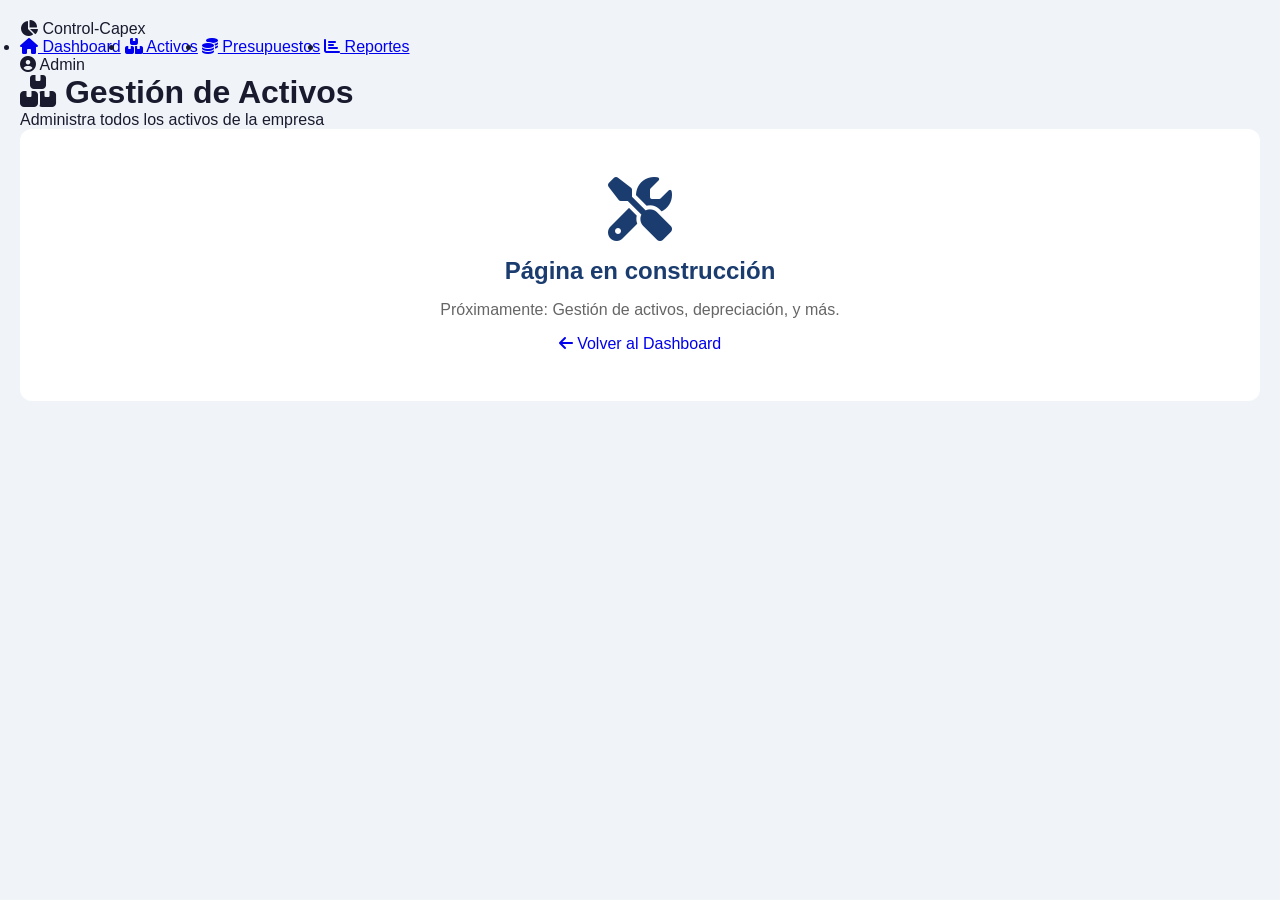
<file: pages/activos.html>
<!DOCTYPE html>
<html lang="es">
<head>
    <meta charset="UTF-8">
    <meta name="viewport" content="width=device-width, initial-scale=1.0">
    <title>Control-Capex - Activos</title>
    <link rel="stylesheet" href="../style.css">
    <link rel="stylesheet" href="https://cdnjs.cloudflare.com/ajax/libs/font-awesome/6.4.0/css/all.min.css">
</head>
<body>
    <!-- Barra de navegación (igual que en index.html) -->
    <nav class="navbar">
        <div class="nav-container">
            <div class="nav-logo">
                <i class="fas fa-chart-pie"></i>
                <span>Control-Capex</span>
            </div>
            <ul class="nav-menu">
                <li><a href="../index.html"><i class="fas fa-home"></i> Dashboard</a></li>
                <li><a href="activos.html" class="active"><i class="fas fa-boxes"></i> Activos</a></li>
                <li><a href="presupuestos.html"><i class="fas fa-coins"></i> Presupuestos</a></li>
                <li><a href="reportes.html"><i class="fas fa-chart-bar"></i> Reportes</a></li>
            </ul>
            <div class="nav-user">
                <i class="fas fa-user-circle"></i>
                <span>Admin</span>
            </div>
        </div>
    </nav>

    <main class="main-content">
        <div class="page-header">
            <h1><i class="fas fa-boxes"></i> Gestión de Activos</h1>
            <p>Administra todos los activos de la empresa</p>
        </div>

        <div style="text-align: center; padding: 3rem; background: white; border-radius: 12px;">
            <i class="fas fa-tools" style="font-size: 4rem; color: #1a3c6e;"></i>
            <h2 style="margin: 1rem 0; color: #1a3c6e;">Página en construcción</h2>
            <p style="color: #666;">Próximamente: Gestión de activos, depreciación, y más.</p>
            <a href="../index.html" class="btn-primary" style="display: inline-block; margin-top: 1rem; text-decoration: none;">
                <i class="fas fa-arrow-left"></i> Volver al Dashboard
            </a>
        </div>
    </main>
</body>
</html>
</file>
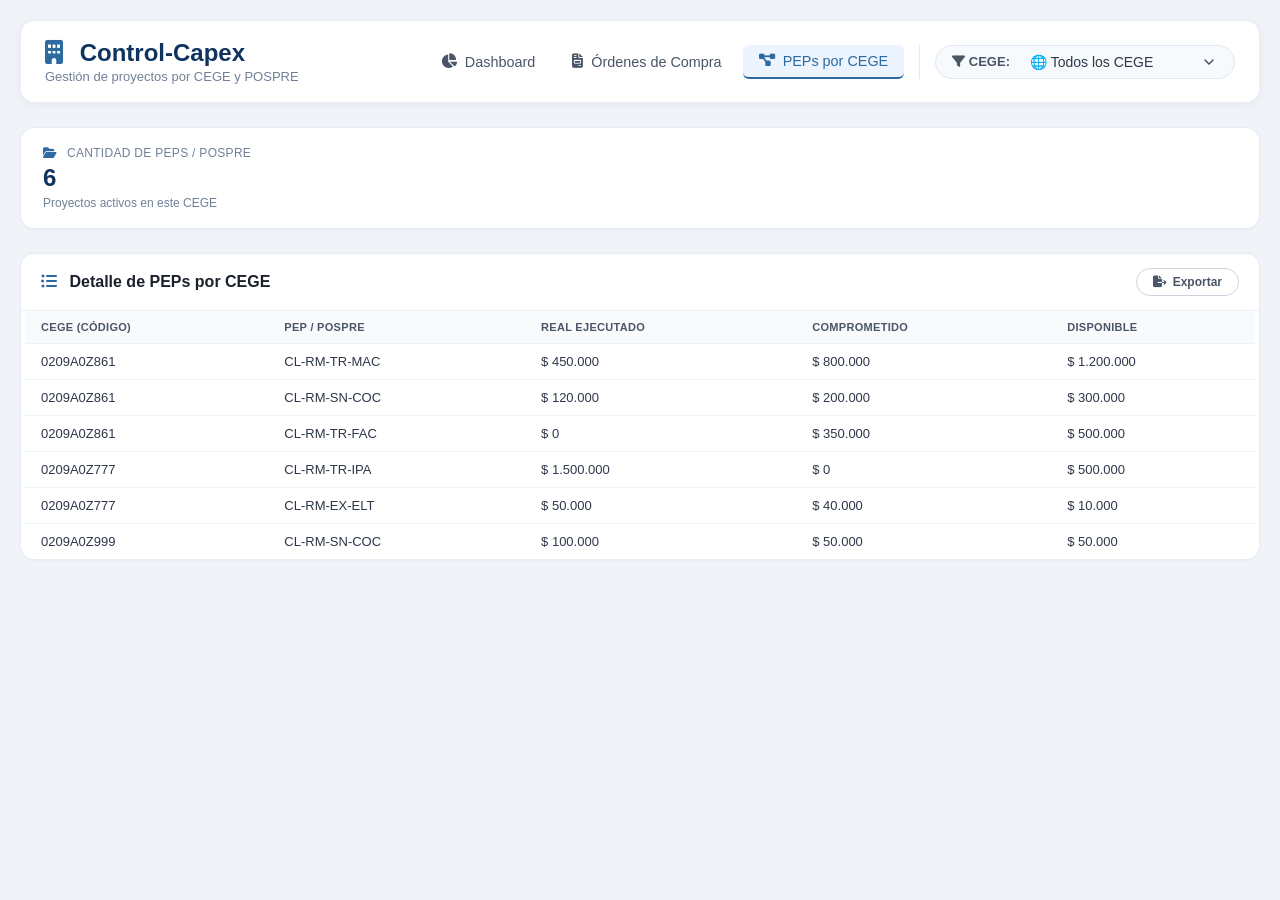
<file: pages/peps.html>
<!DOCTYPE html>
<html lang="es">
<head>
    <meta charset="UTF-8" />
    <meta name="viewport" content="width=device-width, initial-scale=1.0" />
    <title>Control-Capex - PEPs por CEGE</title>

    <!-- Font Awesome -->
    <link rel="stylesheet" href="https://cdnjs.cloudflare.com/ajax/libs/font-awesome/6.5.1/css/all.min.css" />

    <!-- Tu CSS -->
    <link rel="stylesheet" href="../style.css" />
</head>
<body>

    <div class="container">
        <!-- ===== HEADER CON MENÚ DE PESTAÑAS (CORREGIDO) ===== -->
        <header class="header">
            <div class="header-left">
                <h1><i class="fas fa-building"></i> Control-Capex</h1>
                <div class="subtitle">Gestión de proyectos por CEGE y POSPRE</div>
            </div>
            
            <div class="header-right" style="display: flex; align-items: center; gap: 15px;">
                
                <!-- MENÚ DE PESTAÑAS -->
                <nav class="nav-menu" style="display: flex; align-items: center; gap: 5px; border-right: 1px solid #e2e8f0; padding-right: 15px;">
                    <a href="../index.html" class="nav-item" data-page="dashboard">
                        <i class="fas fa-chart-pie"></i> Dashboard
                    </a>
                    <a href="oc.html" class="nav-item" data-page="oc">
                        <i class="fas fa-file-invoice"></i> Órdenes de Compra
                    </a>
                    <!-- Pestaña activa para PEPs -->
                    <a href="peps.html" class="nav-item active" data-page="peps">
                        <i class="fas fa-project-diagram"></i> PEPs por CEGE
                    </a>
                </nav>

                <!-- FILTROS CEGE -->
                <div class="filters" style="margin:0;">
                    <div class="filter-group">
                        <label style="margin-right: 4px;"><i class="fas fa-filter"></i> CEGE:</label>
                        <select id="filtroCEGE" style="padding: 4px 24px 4px 8px;">
                            <option value="todos">🌐 Todos los CEGE</option>
                            <!-- Ejemplos de CEGEs -->
                            <option value="0209A0Z861">0209A0Z861</option>
                            <option value="0209A0Z777">0209A0Z777</option>
                            <option value="0209A0Z999">0209A0Z999</option>
                        </select>
                    </div>
                </div>
            </div>
        </header>

        <!-- ===== KPI's (Cantidad de PEPs/POSPRE) ===== -->
        <div class="metrics-grid" id="metricsGrid">
            <div class="metric-card">
                <div class="label"><i class="fas fa-folder-open"></i> Cantidad de PEPs / POSPRE</div>
                <div class="value" id="totalPEPs">0</div>
                <div class="sub">Proyectos activos en este CEGE</div>
            </div>
        </div>

        <!-- ===== TABLA DE DETALLE DE PEPs ===== -->
        <div class="table-wrapper">
            <div class="table-header">
                <h2><i class="fas fa-list-ul"></i> Detalle de PEPs por CEGE</h2>
                <div class="table-actions">
                    <button class="btn btn-outline" id="btnExportar"><i class="fas fa-file-export"></i> Exportar</button>
                </div>
            </div>
            <div class="table-scroll">
                <table>
                    <thead>
                        <tr>
                            <th>CEGE (Código)</th>
                            <th>PEP / POSPRE</th>
                            <th>Real Ejecutado</th>
                            <th>Comprometido</th>
                            <th>Disponible</th>
                        </tr>
                    </thead>
                    <tbody id="tablaPEPs">
                        <!-- Datos cargados por JavaScript -->
                        <tr>
                            <td colspan="5" class="px-4 py-8 text-center text-gray-400 italic">
                                Selecciona un CEGE para cargar sus PEPs.
                            </td>
                        </tr>
                    </tbody>
                </table>
            </div>
        </div>
    </div>

    <!-- ============================ -->
    <!--  LÓGICA JAVASCRIPT (EJEMPLO) -->
    <!-- ============================ -->
    <script>
        // Datos de ejemplo
        const dataPEPs = [
            { cege: '0209A0Z861', pospre: 'CL-RM-TR-MAC', real: 450000, comprometido: 800000, disponible: 1200000 },
            { cege: '0209A0Z861', pospre: 'CL-RM-SN-COC', real: 120000, comprometido: 200000, disponible: 300000 },
            { cege: '0209A0Z861', pospre: 'CL-RM-TR-FAC', real: 0, comprometido: 350000, disponible: 500000 },
            { cege: '0209A0Z777', pospre: 'CL-RM-TR-IPA', real: 1500000, comprometido: 0, disponible: 500000 },
            { cege: '0209A0Z777', pospre: 'CL-RM-EX-ELT', real: 50000, comprometido: 40000, disponible: 10000 },
            { cege: '0209A0Z999', pospre: 'CL-RM-SN-COC', real: 100000, comprometido: 50000, disponible: 50000 },
        ];

        function renderizarTabla(cegeSeleccionado) {
            const tbody = document.getElementById('tablaPEPs');
            
            const filtrados = cegeSeleccionado === 'todos' 
                ? dataPEPs 
                : dataPEPs.filter(item => item.cege === cegeSeleccionado);

            document.getElementById('totalPEPs').textContent = filtrados.length;

            if (filtrados.length === 0) {
                tbody.innerHTML = `<tr><td colspan="5" class="px-4 py-8 text-center text-gray-400 italic">No hay PEPs para este CEGE.</td></tr>`;
                return;
            }

            tbody.innerHTML = filtrados.map(item => `
                <tr class="hover:bg-gray-50 transition">
                    <td class="px-4 py-3 font-medium text-blue-600">${item.cege}</td>
                    <td class="px-4 py-3">${item.pospre}</td>
                    <td class="px-4 py-3 text-right font-mono">$ ${item.real.toLocaleString('es-CL')}</td>
                    <td class="px-4 py-3 text-right font-mono">$ ${item.comprometido.toLocaleString('es-CL')}</td>
                    <td class="px-4 py-3 text-right font-mono">$ ${item.disponible.toLocaleString('es-CL')}</td>
                </tr>
            `).join('');
        }

        document.addEventListener('DOMContentLoaded', function() {
            const filtroCEGE = document.getElementById('filtroCEGE');
            renderizarTabla(filtroCEGE.value);

            filtroCEGE.addEventListener('change', function() {
                renderizarTabla(this.value);
            });
            
            // Iluminar pestaña activa
            const navItems = document.querySelectorAll('.nav-item');
            navItems.forEach(item => {
                item.classList.remove('active');
                const link = item.getAttribute('href');
                if (link.includes('peps.html')) {
                    item.classList.add('active');
                }
            });
        });
    </script>

</body>
</html>
</file>
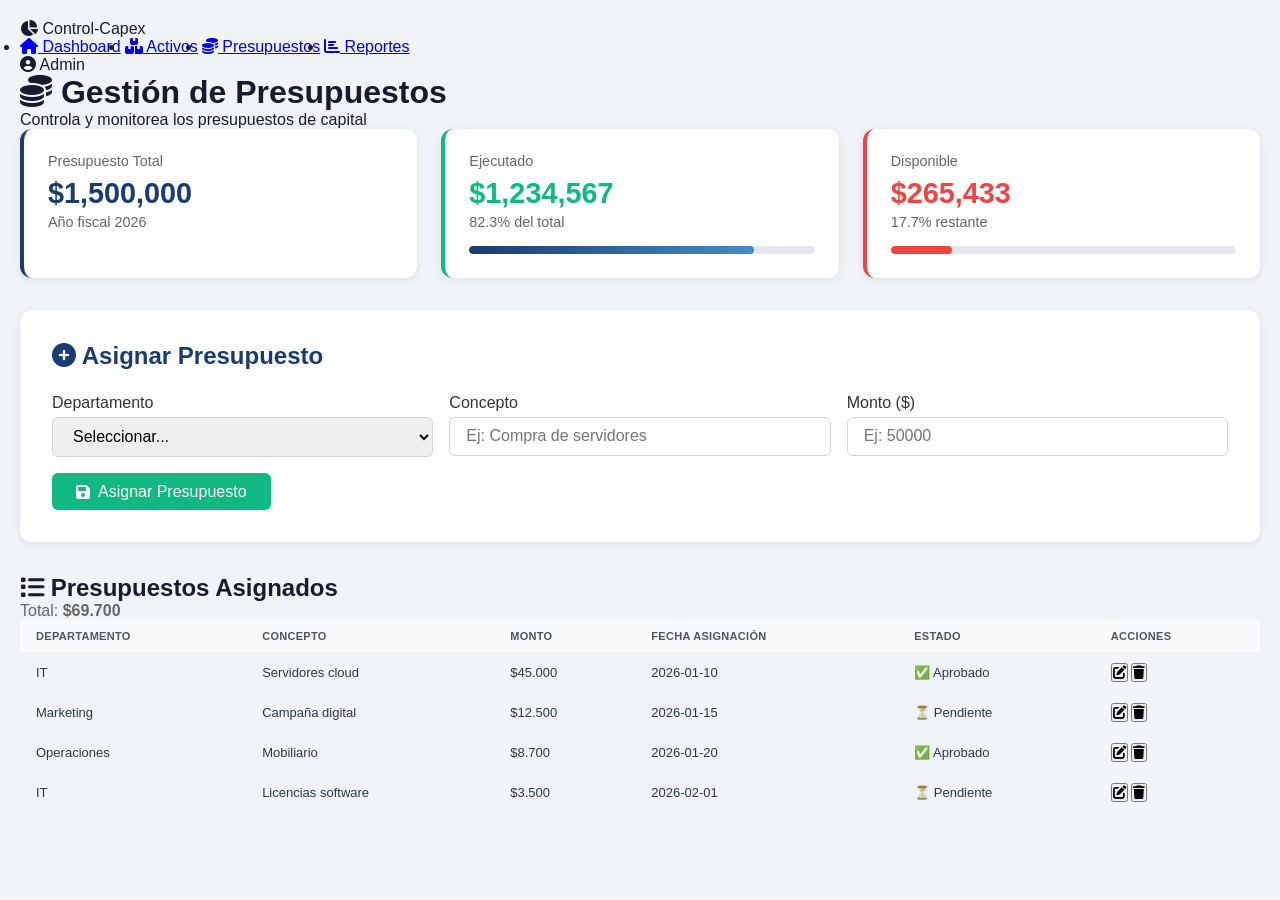
<file: pages/presupuestos.html>
<!DOCTYPE html>
<html lang="es">
<head>
    <meta charset="UTF-8">
    <meta name="viewport" content="width=device-width, initial-scale=1.0">
    <title>Control-Capex - Presupuestos</title>
    <link rel="stylesheet" href="../style.css">
    <link rel="stylesheet" href="https://cdnjs.cloudflare.com/ajax/libs/font-awesome/6.4.0/css/all.min.css">
    <style>
        /* Estilos específicos para presupuestos */
        .budget-summary {
            display: grid;
            grid-template-columns: repeat(auto-fit, minmax(250px, 1fr));
            gap: 1.5rem;
            margin-bottom: 2rem;
        }

        .budget-card {
            background: white;
            border-radius: 12px;
            padding: 1.5rem;
            box-shadow: 0 2px 10px rgba(0,0,0,0.08);
            border-left: 4px solid #1a3c6e;
        }

        .budget-card .label {
            font-size: 0.9rem;
            color: #666;
            margin-bottom: 0.5rem;
        }

        .budget-card .value {
            font-size: 1.8rem;
            font-weight: bold;
            color: #1a3c6e;
        }

        .budget-card .sub-value {
            font-size: 0.9rem;
            color: #666;
            margin-top: 0.25rem;
        }

        .progress-bar {
            width: 100%;
            height: 8px;
            background: #e5e7eb;
            border-radius: 4px;
            margin-top: 1rem;
            overflow: hidden;
        }

        .progress-bar .progress-fill {
            height: 100%;
            border-radius: 4px;
            background: linear-gradient(90deg, #1a3c6e, #4a8bc2);
            transition: width 0.5s ease;
        }

        .budget-form {
            background: white;
            border-radius: 12px;
            padding: 2rem;
            box-shadow: 0 2px 10px rgba(0,0,0,0.08);
            margin-bottom: 2rem;
        }

        .form-group {
            margin-bottom: 1rem;
        }

        .form-group label {
            display: block;
            font-weight: 500;
            color: #333;
            margin-bottom: 0.3rem;
        }

        .form-group input,
        .form-group select {
            width: 100%;
            padding: 0.6rem 1rem;
            border: 1px solid #d1d5db;
            border-radius: 6px;
            font-size: 1rem;
        }

        .form-row {
            display: grid;
            grid-template-columns: 1fr 1fr 1fr;
            gap: 1rem;
        }

        .btn-success {
            background: #10b981;
            color: white;
            border: none;
            padding: 0.6rem 1.5rem;
            border-radius: 6px;
            cursor: pointer;
            font-size: 1rem;
            display: inline-flex;
            align-items: center;
            gap: 0.5rem;
            transition: background 0.3s;
        }

        .btn-success:hover {
            background: #059669;
        }

        @media (max-width: 768px) {
            .form-row {
                grid-template-columns: 1fr;
            }
        }
    </style>
</head>
<body>
    <!-- Barra de navegación -->
    <nav class="navbar">
        <div class="nav-container">
            <div class="nav-logo">
                <i class="fas fa-chart-pie"></i>
                <span>Control-Capex</span>
            </div>
            <ul class="nav-menu">
                <li><a href="../index.html"><i class="fas fa-home"></i> Dashboard</a></li>
                <li><a href="activos.html"><i class="fas fa-boxes"></i> Activos</a></li>
                <li><a href="presupuestos.html" class="active"><i class="fas fa-coins"></i> Presupuestos</a></li>
                <li><a href="reportes.html"><i class="fas fa-chart-bar"></i> Reportes</a></li>
            </ul>
            <div class="nav-user">
                <i class="fas fa-user-circle"></i>
                <span>Admin</span>
            </div>
        </div>
    </nav>

    <!-- Contenido principal -->
    <main class="main-content">
        <div class="page-header">
            <h1><i class="fas fa-coins"></i> Gestión de Presupuestos</h1>
            <p>Controla y monitorea los presupuestos de capital</p>
        </div>

        <!-- Resumen de presupuestos -->
        <div class="budget-summary">
            <div class="budget-card">
                <div class="label">Presupuesto Total</div>
                <div class="value">$1,500,000</div>
                <div class="sub-value">Año fiscal 2026</div>
            </div>
            <div class="budget-card" style="border-left-color: #10b981;">
                <div class="label">Ejecutado</div>
                <div class="value" style="color: #10b981;">$1,234,567</div>
                <div class="sub-value">82.3% del total</div>
                <div class="progress-bar">
                    <div class="progress-fill" style="width: 82.3%;"></div>
                </div>
            </div>
            <div class="budget-card" style="border-left-color: #ef4444;">
                <div class="label">Disponible</div>
                <div class="value" style="color: #ef4444;">$265,433</div>
                <div class="sub-value">17.7% restante</div>
                <div class="progress-bar">
                    <div class="progress-fill" style="width: 17.7%; background: #ef4444;"></div>
                </div>
            </div>
        </div>

        <!-- Formulario para agregar presupuesto -->
        <div class="budget-form">
            <h2 style="color: #1a3c6e; margin-bottom: 1.5rem;">
                <i class="fas fa-plus-circle"></i> Asignar Presupuesto
            </h2>
            <form id="budgetForm">
                <div class="form-row">
                    <div class="form-group">
                        <label for="departamento">Departamento</label>
                        <select id="departamento" required>
                            <option value="">Seleccionar...</option>
                            <option value="IT">IT / Tecnología</option>
                            <option value="Operaciones">Operaciones</option>
                            <option value="Marketing">Marketing</option>
                            <option value="Recursos Humanos">Recursos Humanos</option>
                            <option value="Finanzas">Finanzas</option>
                            <option value="Ventas">Ventas</option>
                        </select>
                    </div>
                    <div class="form-group">
                        <label for="concepto">Concepto</label>
                        <input type="text" id="concepto" placeholder="Ej: Compra de servidores" required>
                    </div>
                    <div class="form-group">
                        <label for="monto">Monto ($)</label>
                        <input type="number" id="monto" placeholder="Ej: 50000" required>
                    </div>
                </div>
                <button type="submit" class="btn-success">
                    <i class="fas fa-save"></i> Asignar Presupuesto
                </button>
            </form>
        </div>

        <!-- Tabla de presupuestos asignados -->
        <section class="table-section">
            <div class="section-header">
                <h2><i class="fas fa-list"></i> Presupuestos Asignados</h2>
                <span style="color: #666;">Total: <strong id="totalPresupuestos">0</strong></span>
            </div>
            
            <div class="table-container">
                <table>
                    <thead>
                        <tr>
                            <th>Departamento</th>
                            <th>Concepto</th>
                            <th>Monto</th>
                            <th>Fecha Asignación</th>
                            <th>Estado</th>
                            <th>Acciones</th>
                        </tr>
                    </thead>
                    <tbody id="presupuestosTable">
                        <!-- Datos cargados por JavaScript -->
                    </tbody>
                </table>
            </div>
        </section>
    </main>

    <script>
        // Datos de ejemplo para presupuestos
        let presupuestos = [
            { id: 1, departamento: 'IT', concepto: 'Servidores cloud', monto: 45000, fecha: '2026-01-10', estado: 'aprobado' },
            { id: 2, departamento: 'Marketing', concepto: 'Campaña digital', monto: 12500, fecha: '2026-01-15', estado: 'pendiente' },
            { id: 3, departamento: 'Operaciones', concepto: 'Mobiliario', monto: 8700, fecha: '2026-01-20', estado: 'aprobado' },
            { id: 4, departamento: 'IT', concepto: 'Licencias software', monto: 3500, fecha: '2026-02-01', estado: 'pendiente' }
        ];

        function formatearMoneda(monto) {
            return new Intl.NumberFormat('es-CL', {
                style: 'currency',
                currency: 'CLP',
                minimumFractionDigits: 0
            }).format(monto);
        }

        function obtenerEstadoTexto(estado) {
            const estados = {
                'aprobado': '✅ Aprobado',
                'pendiente': '⏳ Pendiente',
                'rechazado': '❌ Rechazado'
            };
            return estados[estado] || estado;
        }

        function renderizarPresupuestos() {
            const tbody = document.getElementById('presupuestosTable');
            tbody.innerHTML = '';
            let total = 0;
            
            presupuestos.forEach(p => {
                total += p.monto;
                const tr = document.createElement('tr');
                tr.innerHTML = `
                    <td>${p.departamento}</td>
                    <td>${p.concepto}</td>
                    <td>${formatearMoneda(p.monto)}</td>
                    <td>${p.fecha}</td>
                    <td>${obtenerEstadoTexto(p.estado)}</td>
                    <td>
                        <button class="btn-action" onclick="editarPresupuesto(${p.id})" title="Editar">
                            <i class="fas fa-edit"></i>
                        </button>
                        <button class="btn-action" onclick="eliminarPresupuesto(${p.id})" title="Eliminar">
                            <i class="fas fa-trash"></i>
                        </button>
                    </td>
                `;
                tbody.appendChild(tr);
            });
            
            document.getElementById('totalPresupuestos').textContent = formatearMoneda(total);
        }

        document.getElementById('budgetForm').addEventListener('submit', function(e) {
            e.preventDefault();
            
            const departamento = document.getElementById('departamento').value;
            const concepto = document.getElementById('concepto').value;
            const monto = parseInt(document.getElementById('monto').value);
            
            if (!departamento || !concepto || !monto) {
                alert('Por favor completa todos los campos');
                return;
            }
            
            const nuevoPresupuesto = {
                id: presupuestos.length + 1,
                departamento: departamento,
                concepto: concepto,
                monto: monto,
                fecha: new Date().toISOString().split('T')[0],
                estado: 'pendiente'
            };
            
            presupuestos.push(nuevoPresupuesto);
            renderizarPresupuestos();
            this.reset();
            alert('✅ Presupuesto asignado correctamente');
        });

        function editarPresupuesto(id) {
            const p = presupuestos.find(item => item.id === id);
            if (!p) return;
            
            const nuevoConcepto = prompt('Concepto:', p.concepto);
            if (nuevoConcepto) p.concepto = nuevoConcepto;
            
            const nuevoMonto = parseInt(prompt('Monto:', p.monto));
            if (!isNaN(nuevoMonto)) p.monto = nuevoMonto;
            
            renderizarPresupuestos();
        }

        function eliminarPresupuesto(id) {
            if (!confirm('¿Estás seguro de eliminar este presupuesto?')) return;
            presupuestos = presupuestos.filter(p => p.id !== id);
            renderizarPresupuestos();
        }

        document.addEventListener('DOMContentLoaded', renderizarPresupuestos);
    </script>
</body>
</html>
</file>
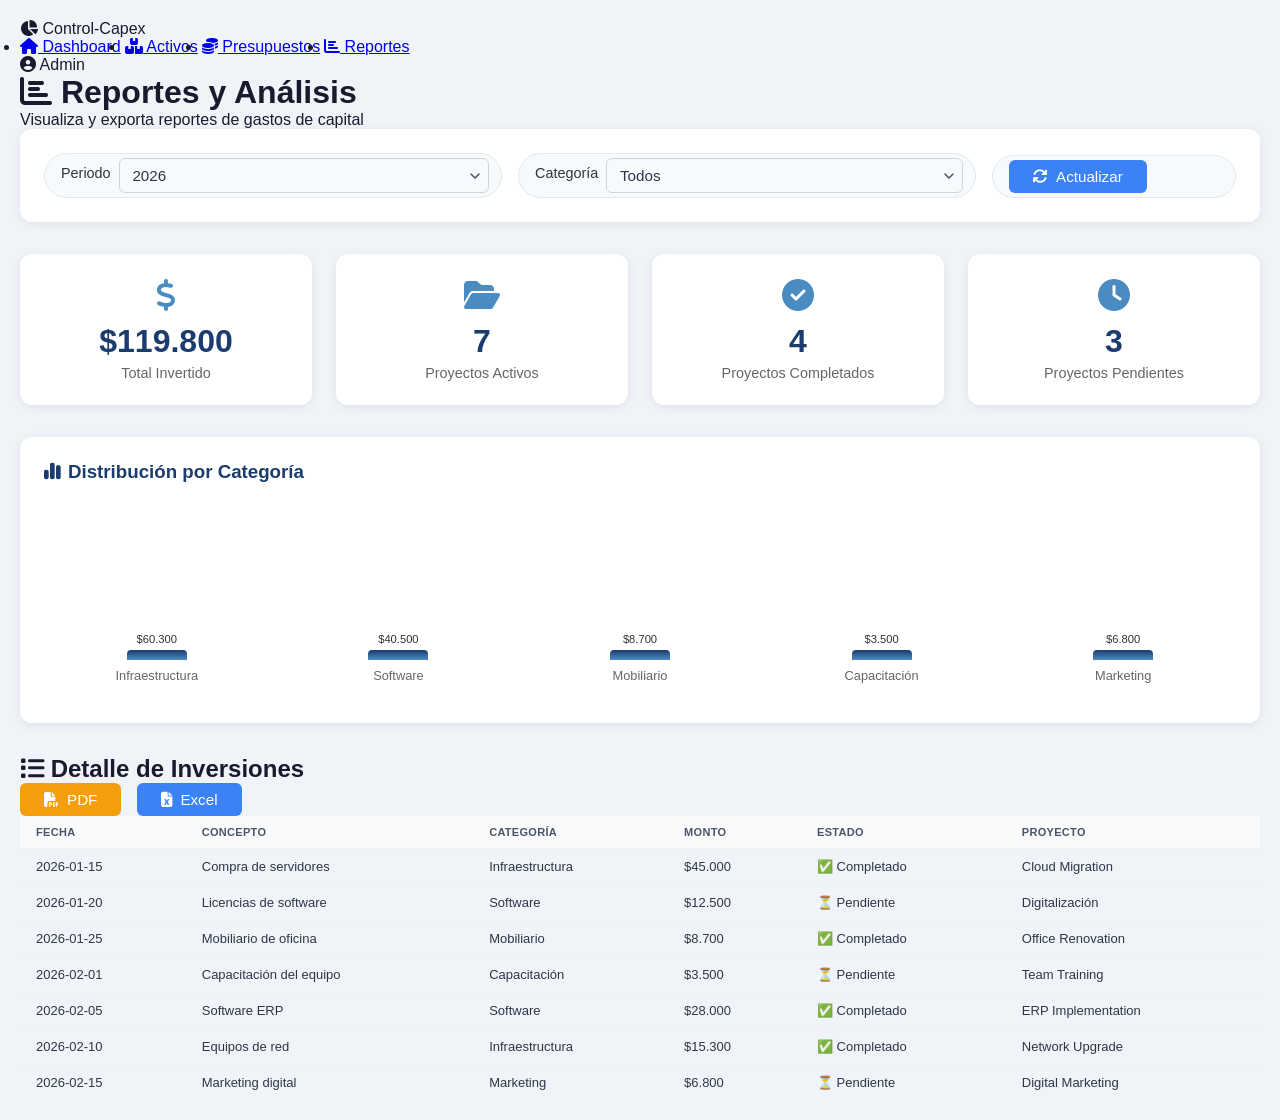
<file: pages/reportes.html>
<!DOCTYPE html>
<html lang="es">
<head>
    <meta charset="UTF-8">
    <meta name="viewport" content="width=device-width, initial-scale=1.0">
    <title>Control-Capex - Reportes</title>
    <link rel="stylesheet" href="../style.css">
    <link rel="stylesheet" href="https://cdnjs.cloudflare.com/ajax/libs/font-awesome/6.4.0/css/all.min.css">
    <style>
        /* Estilos específicos para reportes */
        .report-filters {
            background: white;
            border-radius: 12px;
            padding: 1.5rem;
            box-shadow: 0 2px 10px rgba(0,0,0,0.08);
            margin-bottom: 2rem;
            display: flex;
            gap: 1rem;
            flex-wrap: wrap;
            align-items: flex-end;
        }

        .report-filters .filter-group {
            flex: 1;
            min-width: 150px;
        }

        .report-filters .filter-group label {
            display: block;
            font-weight: 500;
            color: #333;
            margin-bottom: 0.3rem;
            font-size: 0.9rem;
        }

        .report-filters .filter-group select,
        .report-filters .filter-group input {
            width: 100%;
            padding: 0.5rem 0.8rem;
            border: 1px solid #d1d5db;
            border-radius: 6px;
            font-size: 0.95rem;
        }

        .btn-info {
            background: #3b82f6;
            color: white;
            border: none;
            padding: 0.5rem 1.5rem;
            border-radius: 6px;
            cursor: pointer;
            font-size: 0.95rem;
            display: inline-flex;
            align-items: center;
            gap: 0.5rem;
            transition: background 0.3s;
        }

        .btn-info:hover {
            background: #2563eb;
        }

        .btn-warning {
            background: #f59e0b;
            color: white;
            border: none;
            padding: 0.5rem 1.5rem;
            border-radius: 6px;
            cursor: pointer;
            font-size: 0.95rem;
            display: inline-flex;
            align-items: center;
            gap: 0.5rem;
            transition: background 0.3s;
        }

        .btn-warning:hover {
            background: #d97706;
        }

        .report-cards {
            display: grid;
            grid-template-columns: repeat(auto-fit, minmax(200px, 1fr));
            gap: 1.5rem;
            margin-bottom: 2rem;
        }

        .report-stat {
            background: white;
            border-radius: 12px;
            padding: 1.5rem;
            box-shadow: 0 2px 10px rgba(0,0,0,0.08);
            text-align: center;
        }

        .report-stat .stat-value {
            font-size: 2rem;
            font-weight: bold;
            color: #1a3c6e;
        }

        .report-stat .stat-label {
            color: #666;
            font-size: 0.9rem;
            margin-top: 0.3rem;
        }

        .report-stat .stat-icon {
            font-size: 2rem;
            color: #4a8bc2;
            margin-bottom: 0.5rem;
        }

        .chart-container {
            background: white;
            border-radius: 12px;
            padding: 1.5rem;
            box-shadow: 0 2px 10px rgba(0,0,0,0.08);
            margin-bottom: 2rem;
        }

        .chart-container h3 {
            color: #1a3c6e;
            margin-bottom: 1rem;
            display: flex;
            align-items: center;
            gap: 0.5rem;
        }

        .chart-bars {
            display: flex;
            align-items: flex-end;
            justify-content: space-around;
            height: 200px;
            padding: 1rem 0;
            gap: 1rem;
        }

        .chart-bar-item {
            display: flex;
            flex-direction: column;
            align-items: center;
            flex: 1;
        }

        .chart-bar {
            width: 100%;
            max-width: 60px;
            background: linear-gradient(180deg, #1a3c6e, #4a8bc2);
            border-radius: 4px 4px 0 0;
            min-height: 10px;
            transition: height 0.5s ease;
        }

        .chart-bar-label {
            margin-top: 0.5rem;
            font-size: 0.8rem;
            color: #666;
        }

        .chart-bar-value {
            font-size: 0.7rem;
            color: #333;
            font-weight: 500;
            margin-bottom: 0.3rem;
        }

        .export-buttons {
            display: flex;
            gap: 1rem;
            flex-wrap: wrap;
        }

        @media (max-width: 768px) {
            .report-filters {
                flex-direction: column;
            }
            .report-filters .filter-group {
                width: 100%;
            }
            .chart-bars {
                height: 150px;
            }
        }
    </style>
</head>
<body>
    <!-- Barra de navegación -->
    <nav class="navbar">
        <div class="nav-container">
            <div class="nav-logo">
                <i class="fas fa-chart-pie"></i>
                <span>Control-Capex</span>
            </div>
            <ul class="nav-menu">
                <li><a href="../index.html"><i class="fas fa-home"></i> Dashboard</a></li>
                <li><a href="activos.html"><i class="fas fa-boxes"></i> Activos</a></li>
                <li><a href="presupuestos.html"><i class="fas fa-coins"></i> Presupuestos</a></li>
                <li><a href="reportes.html" class="active"><i class="fas fa-chart-bar"></i> Reportes</a></li>
            </ul>
            <div class="nav-user">
                <i class="fas fa-user-circle"></i>
                <span>Admin</span>
            </div>
        </div>
    </nav>

    <!-- Contenido principal -->
    <main class="main-content">
        <div class="page-header">
            <h1><i class="fas fa-chart-bar"></i> Reportes y Análisis</h1>
            <p>Visualiza y exporta reportes de gastos de capital</p>
        </div>

        <!-- Filtros -->
        <div class="report-filters">
            <div class="filter-group">
                <label for="reportPeriodo">Periodo</label>
                <select id="reportPeriodo">
                    <option value="2026">2026</option>
                    <option value="2025">2025</option>
                    <option value="2024">2024</option>
                </select>
            </div>
            <div class="filter-group">
                <label for="reportCategoria">Categoría</label>
                <select id="reportCategoria">
                    <option value="todos">Todos</option>
                    <option value="infraestructura">Infraestructura</option>
                    <option value="software">Software</option>
                    <option value="mobiliario">Mobiliario</option>
                    <option value="capacitacion">Capacitación</option>
                </select>
            </div>
            <div class="filter-group" style="flex: 0.5;">
                <button class="btn-info" onclick="actualizarReportes()">
                    <i class="fas fa-sync"></i> Actualizar
                </button>
            </div>
        </div>

        <!-- Estadísticas -->
        <div class="report-cards">
            <div class="report-stat">
                <div class="stat-icon"><i class="fas fa-dollar-sign"></i></div>
                <div class="stat-value" id="statTotal">$1,234,567</div>
                <div class="stat-label">Total Invertido</div>
            </div>
            <div class="report-stat">
                <div class="stat-icon"><i class="fas fa-folder-open"></i></div>
                <div class="stat-value" id="statProyectos">12</div>
                <div class="stat-label">Proyectos Activos</div>
            </div>
            <div class="report-stat">
                <div class="stat-icon"><i class="fas fa-check-circle"></i></div>
                <div class="stat-value" id="statCompletados">8</div>
                <div class="stat-label">Proyectos Completados</div>
            </div>
            <div class="report-stat">
                <div class="stat-icon"><i class="fas fa-clock"></i></div>
                <div class="stat-value" id="statPendientes">4</div>
                <div class="stat-label">Proyectos Pendientes</div>
            </div>
        </div>

        <!-- Gráfico de barras -->
        <div class="chart-container">
            <h3><i class="fas fa-chart-simple"></i> Distribución por Categoría</h3>
            <div class="chart-bars" id="chartBars">
                <!-- Las barras se generan con JavaScript -->
            </div>
        </div>

        <!-- Tabla de reporte detallado -->
        <section class="table-section">
            <div class="section-header">
                <h2><i class="fas fa-list"></i> Detalle de Inversiones</h2>
                <div class="export-buttons">
                    <button class="btn-warning" onclick="exportarPDF()">
                        <i class="fas fa-file-pdf"></i> PDF
                    </button>
                    <button class="btn-info" onclick="exportarExcel()">
                        <i class="fas fa-file-excel"></i> Excel
                    </button>
                </div>
            </div>
            
            <div class="table-container">
                <table>
                    <thead>
                        <tr>
                            <th>Fecha</th>
                            <th>Concepto</th>
                            <th>Categoría</th>
                            <th>Monto</th>
                            <th>Estado</th>
                            <th>Proyecto</th>
                        </tr>
                    </thead>
                    <tbody id="reportesTable">
                        <!-- Datos cargados por JavaScript -->
                    </tbody>
                </table>
            </div>
        </section>
    </main>

    <script>
        // Datos de ejemplo para reportes
        const reportesData = [
            { fecha: '2026-01-15', concepto: 'Compra de servidores', categoria: 'Infraestructura', monto: 45000, estado: 'completado', proyecto: 'Cloud Migration' },
            { fecha: '2026-01-20', concepto: 'Licencias de software', categoria: 'Software', monto: 12500, estado: 'pendiente', proyecto: 'Digitalización' },
            { fecha: '2026-01-25', concepto: 'Mobiliario de oficina', categoria: 'Mobiliario', monto: 8700, estado: 'completado', proyecto: 'Office Renovation' },
            { fecha: '2026-02-01', concepto: 'Capacitación del equipo', categoria: 'Capacitación', monto: 3500, estado: 'pendiente', proyecto: 'Team Training' },
            { fecha: '2026-02-05', concepto: 'Software ERP', categoria: 'Software', monto: 28000, estado: 'completado', proyecto: 'ERP Implementation' },
            { fecha: '2026-02-10', concepto: 'Equipos de red', categoria: 'Infraestructura', monto: 15300, estado: 'completado', proyecto: 'Network Upgrade' },
            { fecha: '2026-02-15', concepto: 'Marketing digital', categoria: 'Marketing', monto: 6800, estado: 'pendiente', proyecto: 'Digital Marketing' },
        ];

        const categorias = ['Infraestructura', 'Software', 'Mobiliario', 'Capacitación', 'Marketing'];

        function formatearMoneda(monto) {
            return new Intl.NumberFormat('es-CL', {
                style: 'currency',
                currency: 'CLP',
                minimumFractionDigits: 0
            }).format(monto);
        }

        function obtenerEstadoTexto(estado) {
            const estados = {
                'completado': '✅ Completado',
                'pendiente': '⏳ Pendiente',
                'cancelado': '❌ Cancelado'
            };
            return estados[estado] || estado;
        }

        function renderizarReportes() {
            const tbody = document.getElementById('reportesTable');
            tbody.innerHTML = '';
            
            reportesData.forEach(r => {
                const tr = document.createElement('tr');
                tr.innerHTML = `
                    <td>${r.fecha}</td>
                    <td>${r.concepto}</td>
                    <td>${r.categoria}</td>
                    <td>${formatearMoneda(r.monto)}</td>
                    <td>${obtenerEstadoTexto(r.estado)}</td>
                    <td>${r.proyecto}</td>
                `;
                tbody.appendChild(tr);
            });
        }

        function renderizarGrafico() {
            const container = document.getElementById('chartBars');
            container.innerHTML = '';
            
            // Calcular totales por categoría
            const totals = {};
            categorias.forEach(cat => totals[cat] = 0);
            reportesData.forEach(r => {
                if (totals[r.categoria] !== undefined) {
                    totals[r.categoria] += r.monto;
                }
            });
            
            const maxValue = Math.max(...Object.values(totals));
            
            categorias.forEach(cat => {
                const value = totals[cat] || 0;
                const height = maxValue > 0 ? (value / maxValue) * 100 : 0;
                
                const item = document.createElement('div');
                item.className = 'chart-bar-item';
                item.innerHTML = `
                    <div class="chart-bar-value">${formatearMoneda(value)}</div>
                    <div class="chart-bar" style="height: ${Math.max(height, 5)}%;"></div>
                    <div class="chart-bar-label">${cat}</div>
                `;
                container.appendChild(item);
            });
        }

        function actualizarEstadisticas() {
            const total = reportesData.reduce((sum, r) => sum + r.monto, 0);
            const completados = reportesData.filter(r => r.estado === 'completado').length;
            const pendientes = reportesData.filter(r => r.estado === 'pendiente').length;
            
            document.getElementById('statTotal').textContent = formatearMoneda(total);
            document.getElementById('statProyectos').textContent = reportesData.length;
            document.getElementById('statCompletados').textContent = completados;
            document.getElementById('statPendientes').textContent = pendientes;
        }

        function actualizarReportes() {
            renderizarReportes();
            renderizarGrafico();
            actualizarEstadisticas();
            alert('📊 Reportes actualizados correctamente');
        }

        function exportarPDF() {
            alert('📄 Funcionalidad de exportación a PDF (próximamente)');
        }

        function exportarExcel() {
            alert('📊 Funcionalidad de exportación a Excel (próximamente)');
        }

        document.addEventListener('DOMContentLoaded', function() {
            renderizarReportes();
            renderizarGrafico();
            actualizarEstadisticas();
            console.log('📊 Módulo de reportes cargado correctamente');
        });
    </script>
</body>
</html>
</file>
<file: style.css>
/* ===== RESET Y BASE ===== */
* {
    margin: 0;
    padding: 0;
    box-sizing: border-box;
}

body {
    font-family: 'Segoe UI', Tahoma, Geneva, Verdana, sans-serif;
    background: #f0f4f8;
    color: #1a1a2e;
    padding: 20px;
}

.container {
    max-width: 1600px;
    margin: 0 auto;
}

/* ===== HEADER ===== */
.header {
    display: flex;
    justify-content: space-between;
    align-items: center;
    margin-bottom: 24px;
    flex-wrap: wrap;
    gap: 16px;
    background: white;
    padding: 18px 24px;
    border-radius: 14px;
    box-shadow: 0 2px 8px rgba(0, 0, 0, 0.05);
    border: 1px solid #e9edf4;
}

.header-left h1 {
    font-size: 24px;
    font-weight: 700;
    color: #0f3460;
}

.header-left h1 i {
    color: #2d6a9f;
    margin-right: 10px;
}

.header-left .subtitle {
    font-size: 13px;
    color: #718096;
    margin-top: 2px;
}

.header-right {
    display: flex;
    align-items: center;
    gap: 16px;
    flex-wrap: wrap;
}

/* ===== FILTROS ===== */
.filters {
    display: flex;
    align-items: center;
    gap: 12px;
    flex-wrap: wrap;
}

.filter-group {
    display: flex;
    align-items: center;
    gap: 8px;
    background: #f7fafc;
    padding: 4px 12px 4px 16px;
    border-radius: 30px;
    border: 1px solid #e2e8f0;
}

.filter-group label {
    font-weight: 600;
    font-size: 13px;
    color: #4a5568;
}

.filter-group select {
    padding: 6px 30px 6px 12px;
    border: none;
    background: transparent;
    font-size: 14px;
    font-weight: 500;
    color: #2d3748;
    cursor: pointer;
    appearance: none;
    background-image: url("data:image/svg+xml,%3Csvg xmlns='http://www.w3.org/2000/svg' width='10' height='6' viewBox='0 0 10 6'%3E%3Cpath d='M1 1l4 4 4-4' stroke='%234a5568' stroke-width='1.5' fill='none' stroke-linecap='round'/%3E%3C/svg%3E");
    background-repeat: no-repeat;
    background-position: right 8px center;
    min-width: 200px;
}

.filter-group select:focus {
    outline: none;
}

.badge-total {
    background: #2d6a9f;
    color: white;
    border-radius: 30px;
    padding: 4px 14px;
    font-size: 13px;
    font-weight: 600;
    white-space: nowrap;
}

/* ===== TARJETAS DE MÉTRICAS ===== */
.metrics-grid {
    display: grid;
    grid-template-columns: repeat(auto-fit, minmax(200px, 1fr));
    gap: 16px;
    margin-bottom: 24px;
}

.metric-card {
    background: white;
    border-radius: 14px;
    padding: 18px 22px;
    box-shadow: 0 1px 3px rgba(0, 0, 0, 0.04);
    border: 1px solid #e9edf4;
    transition: transform 0.15s, box-shadow 0.2s;
}

.metric-card:hover {
    transform: translateY(-2px);
    box-shadow: 0 8px 20px rgba(0, 0, 0, 0.06);
}

.metric-card .label {
    font-size: 12px;
    font-weight: 500;
    color: #718096;
    margin-bottom: 4px;
    text-transform: uppercase;
    letter-spacing: 0.3px;
}

.metric-card .label i {
    margin-right: 6px;
    color: #2d6a9f;
}

.metric-card .value {
    font-size: 24px;
    font-weight: 700;
    color: #0f3460;
}

.metric-card .sub {
    font-size: 12px;
    color: #718096;
    margin-top: 4px;
}

.metric-card .change {
    font-size: 12px;
    font-weight: 500;
    margin-top: 4px;
    display: inline-block;
}

.change.up {
    color: #38a169;
}
.change.down {
    color: #e53e3e;
}
.change.warning {
    color: #ed8936;
}

/* ===== GRÁFICO PRINCIPAL ===== */
.chart-main-wrapper {
    background: white;
    border-radius: 14px;
    border: 1px solid #e9edf4;
    padding: 20px 24px;
    margin-bottom: 24px;
    box-shadow: 0 1px 3px rgba(0, 0, 0, 0.03);
}

.chart-main-wrapper .chart-header {
    display: flex;
    justify-content: space-between;
    align-items: center;
    margin-bottom: 16px;
    flex-wrap: wrap;
    gap: 12px;
}

.chart-main-wrapper h2 {
    font-size: 17px;
    font-weight: 600;
    color: #1a202c;
}

.chart-main-wrapper h2 i {
    color: #2d6a9f;
    margin-right: 8px;
}

.chart-main-wrapper .chart-container {
    position: relative;
    height: 420px;
    width: 100%;
}

/* ===== GRÁFICOS SECUNDARIOS ===== */
.charts-secondary {
    display: grid;
    grid-template-columns: 1fr 1fr;
    gap: 20px;
    margin-bottom: 24px;
}

.chart-card {
    background: white;
    border-radius: 14px;
    padding: 18px 20px;
    border: 1px solid #e9edf4;
    box-shadow: 0 1px 3px rgba(0, 0, 0, 0.03);
}

.chart-card h3 {
    font-size: 14px;
    font-weight: 600;
    color: #2d3748;
    margin-bottom: 12px;
    display: flex;
    align-items: center;
    gap: 8px;
}

.chart-card h3 i {
    color: #2d6a9f;
}

.chart-card .chart-container {
    position: relative;
    height: 220px;
    width: 100%;
}

/* ===== TABLA ===== */
.table-wrapper {
    background: white;
    border-radius: 14px;
    border: 1px solid #e9edf4;
    overflow: hidden;
    box-shadow: 0 1px 3px rgba(0, 0, 0, 0.03);
}

.table-header {
    display: flex;
    justify-content: space-between;
    align-items: center;
    padding: 14px 20px;
    border-bottom: 1px solid #edf2f7;
    flex-wrap: wrap;
    gap: 10px;
}

.table-header h2 {
    font-size: 16px;
    font-weight: 600;
    color: #1a202c;
}

.table-header h2 i {
    color: #2d6a9f;
    margin-right: 8px;
}

.table-actions {
    display: flex;
    gap: 8px;
    align-items: center;
    flex-wrap: wrap;
}

.btn {
    padding: 6px 16px;
    border-radius: 30px;
    border: none;
    font-weight: 600;
    font-size: 12px;
    cursor: pointer;
    transition: background 0.2s, transform 0.1s;
    display: inline-flex;
    align-items: center;
    gap: 6px;
}

.btn-outline {
    background: transparent;
    border: 1px solid #cbd5e0;
    color: #4a5568;
}
.btn-outline:hover {
    background: #f7fafc;
}

table {
    width: 100%;
    border-collapse: collapse;
    font-size: 13px;
}

thead {
    background: #f9fafb;
}

th {
    text-align: left;
    padding: 10px 16px;
    font-weight: 600;
    color: #4a5568;
    font-size: 11px;
    text-transform: uppercase;
    letter-spacing: 0.3px;
}

td {
    padding: 10px 16px;
    border-top: 1px solid #edf2f7;
    color: #2d3748;
}

.badge-cege {
    background: #ebf4ff;
    color: #2d6a9f;
    padding: 2px 10px;
    border-radius: 20px;
    font-size: 12px;
    font-weight: 600;
    font-family: monospace;
}

.badge-pospre {
    background: #f0fff4;
    color: #276749;
    padding: 2px 10px;
    border-radius: 20px;
    font-size: 12px;
    font-weight: 500;
    font-family: monospace;
}

.monto {
    font-weight: 600;
    font-family: 'Courier New', monospace;
    font-size: 13px;
}

.monto-presupuesto {
    color: #2d6a9f;
}
.monto-real {
    color: #38a169;
}
.monto-comprometido {
    color: #ed8936;
}
.monto-disponible {
    color: #2d6a9f;
}

.barra-ejecucion {
    width: 120px;
    height: 20px;
    background: #edf2f7;
    border-radius: 10px;
    overflow: hidden;
    display: flex;
    position: relative;
}

.barra-ejecucion .segment {
    height: 100%;
    transition: width 0.5s;
}

.barra-ejecucion .segment-real {
    background: #38a169;
}
.barra-ejecucion .segment-comprometido {
    background: #ed8936;
}

.barra-ejecucion .label-barra {
    position: absolute;
    top: 50%;
    left: 50%;
    transform: translate(-50%, -50%);
    font-size: 10px;
    font-weight: 700;
    color: white;
    text-shadow: 0 1px 2px rgba(0, 0, 0, 0.3);
    white-space: nowrap;
}

.badge-estado {
    padding: 3px 12px;
    border-radius: 20px;
    font-size: 11px;
    font-weight: 600;
}

.badge-sobre {
    background: #fed7d7;
    color: #9b2c2c;
}
.badge-alerta {
    background: #fefcbf;
    color: #744210;
}
.badge-ok {
    background: #c6f6d5;
    color: #22543d;
}

/* ===== TARJETA DE RESUMEN POR CEGE ===== */
.cege-summary {
    display: grid;
    grid-template-columns: repeat(auto-fit, minmax(280px, 1fr));
    gap: 16px;
    margin-bottom: 24px;
}

.cege-card {
    background: white;
    border-radius: 14px;
    padding: 16px 20px;
    border: 1px solid #e9edf4;
    box-shadow: 0 1px 3px rgba(0, 0, 0, 0.03);
    transition: transform 0.15s;
}

.cege-card:hover {
    transform: translateY(-2px);
    box-shadow: 0 8px 20px rgba(0, 0, 0, 0.06);
}

.cege-card .cege-header {
    display: flex;
    justify-content: space-between;
    align-items: center;
    margin-bottom: 8px;
}

.cege-card .cege-code {
    font-weight: 700;
    font-size: 16px;
    color: #0f3460;
    font-family: monospace;
}

.cege-card .cege-name {
    font-size: 13px;
    color: #4a5568;
    font-weight: 500;
}

.cege-card .cege-count {
    font-size: 12px;
    color: #718096;
    background: #f7fafc;
    padding: 2px 12px;
    border-radius: 20px;
}

.cege-card .cege-montos {
    display: grid;
    grid-template-columns: 1fr 1fr;
    gap: 4px 16px;
    margin-top: 8px;
    font-size: 13px;
}

.cege-card .cege-montos .label {
    color: #718096;
    font-weight: 500;
}

.cege-card .cege-montos .valor {
    font-weight: 600;
    text-align: right;
    font-family: 'Courier New', monospace;
}

.cege-card .cege-barra {
    margin-top: 10px;
    height: 10px;
    background: #edf2f7;
    border-radius: 10px;
    overflow: hidden;
    display: flex;
}

.cege-card .cege-barra .seg {
    height: 100%;
    transition: width 0.5s;
}

.cege-card .cege-barra .seg-real {
    background: #38a169;
}
.cege-card .cege-barra .seg-comprometido {
    background: #ed8936;
}
.cege-card .cege-barra .seg-disponible {
    background: #bee3f8;
}

.cege-card .cege-pct {
    display: flex;
    justify-content: space-between;
    font-size: 11px;
    color: #718096;
    margin-top: 4px;
}

/* ===== LEYENDA ===== */
.legend-container {
    display: flex;
    gap: 24px;
    flex-wrap: wrap;
    font-size: 13px;
    margin-top: 16px;
    justify-content: center;
    padding-top: 12px;
    border-top: 1px solid #edf2f7;
}

.legend-item {
    display: flex;
    align-items: center;
    gap: 8px;
}

.legend-color {
    width: 20px;
    height: 20px;
    border-radius: 4px;
    border: 1px solid rgba(0, 0, 0, 0.08);
}

.table-scroll {
    overflow-x: auto;
    padding: 0 4px;
}

/* ===== RESPONSIVE ===== */
@media (max-width: 1024px) {
    .charts-secondary {
        grid-template-columns: 1fr;
    }
    .chart-main-wrapper .chart-container {
        height: 350px;
    }
}

@media (max-width: 768px) {
    .header {
        flex-direction: column;
        align-items: stretch;
    }
    .header-right {
        flex-direction: column;
        align-items: stretch;
    }
    .filters {
        flex-direction: column;
        align-items: stretch;
    }
    .filter-group {
        justify-content: space-between;
    }
    .filter-group select {
        min-width: 100px;
    }
    .metrics-grid {
        grid-template-columns: 1fr 1fr;
    }
    .table-header {
        flex-direction: column;
        align-items: stretch;
    }
    .table-actions {
        justify-content: flex-start;
    }
    table {
        font-size: 11px;
    }
    th,
    td {
        padding: 6px 10px;
    }
    .barra-ejecucion {
        width: 80px;
        height: 16px;
    }
    .barra-ejecucion .label-barra {
        font-size: 8px;
    }
    .chart-main-wrapper .chart-container {
        height: 300px;
    }
    .cege-summary {
        grid-template-columns: 1fr;
    }
}

@media (max-width: 480px) {
    .metrics-grid {
        grid-template-columns: 1fr;
    }
}
/* ===== NUEVO MENÚ DE PESTAÑAS (AGREGADO AL FINAL) ===== */

/* Contenedor del menú */
.nav-menu {
    display: flex;
    align-items: center;
    gap: 4px;
}

/* Enlaces individuales del menú */
.nav-item {
    text-decoration: none;
    padding: 8px 16px;
    border-radius: 6px;
    font-size: 0.9rem;
    font-weight: 500;
    color: #4a5568;
    transition: all 0.2s ease;
    display: flex;
    align-items: center;
    gap: 8px;
}

/* Efecto al pasar el mouse */
.nav-item:hover {
    color: #2d6a9f; /* Usamos tu azul corporativo */
    background-color: #ebf4ff; /* Azul muy claro */
}

/* Estado activo (cuando la pestaña está seleccionada) */
.nav-item.active {
    color: #2d6a9f;
    background-color: #ebf4ff;
    border-bottom: 2px solid #2d6a9f; /* Línea azul abajo */
}

/* ===== AJUSTE RESPONSIVE PARA EL NUEVO MENÚ ===== */
/* (Esto va dentro de tu @media (max-width: 768px) que ya tienes al final) */

/* Busca tu bloque @media (max-width: 768px) y dentro de él, agrega esto: */

@media (max-width: 768px) {
    /* ... (tu código responsive existente) ... */

    /* AGREGAR ESTO PARA QUE EL MENÚ NO SE ROMPA EN CELULARES */
    .nav-menu {
        width: 100%;
        justify-content: flex-start;
        flex-wrap: wrap;
        border-bottom: 1px solid #e2e8f0;
        padding-bottom: 10px;
        margin-bottom: 10px;
    }
}
</file>
